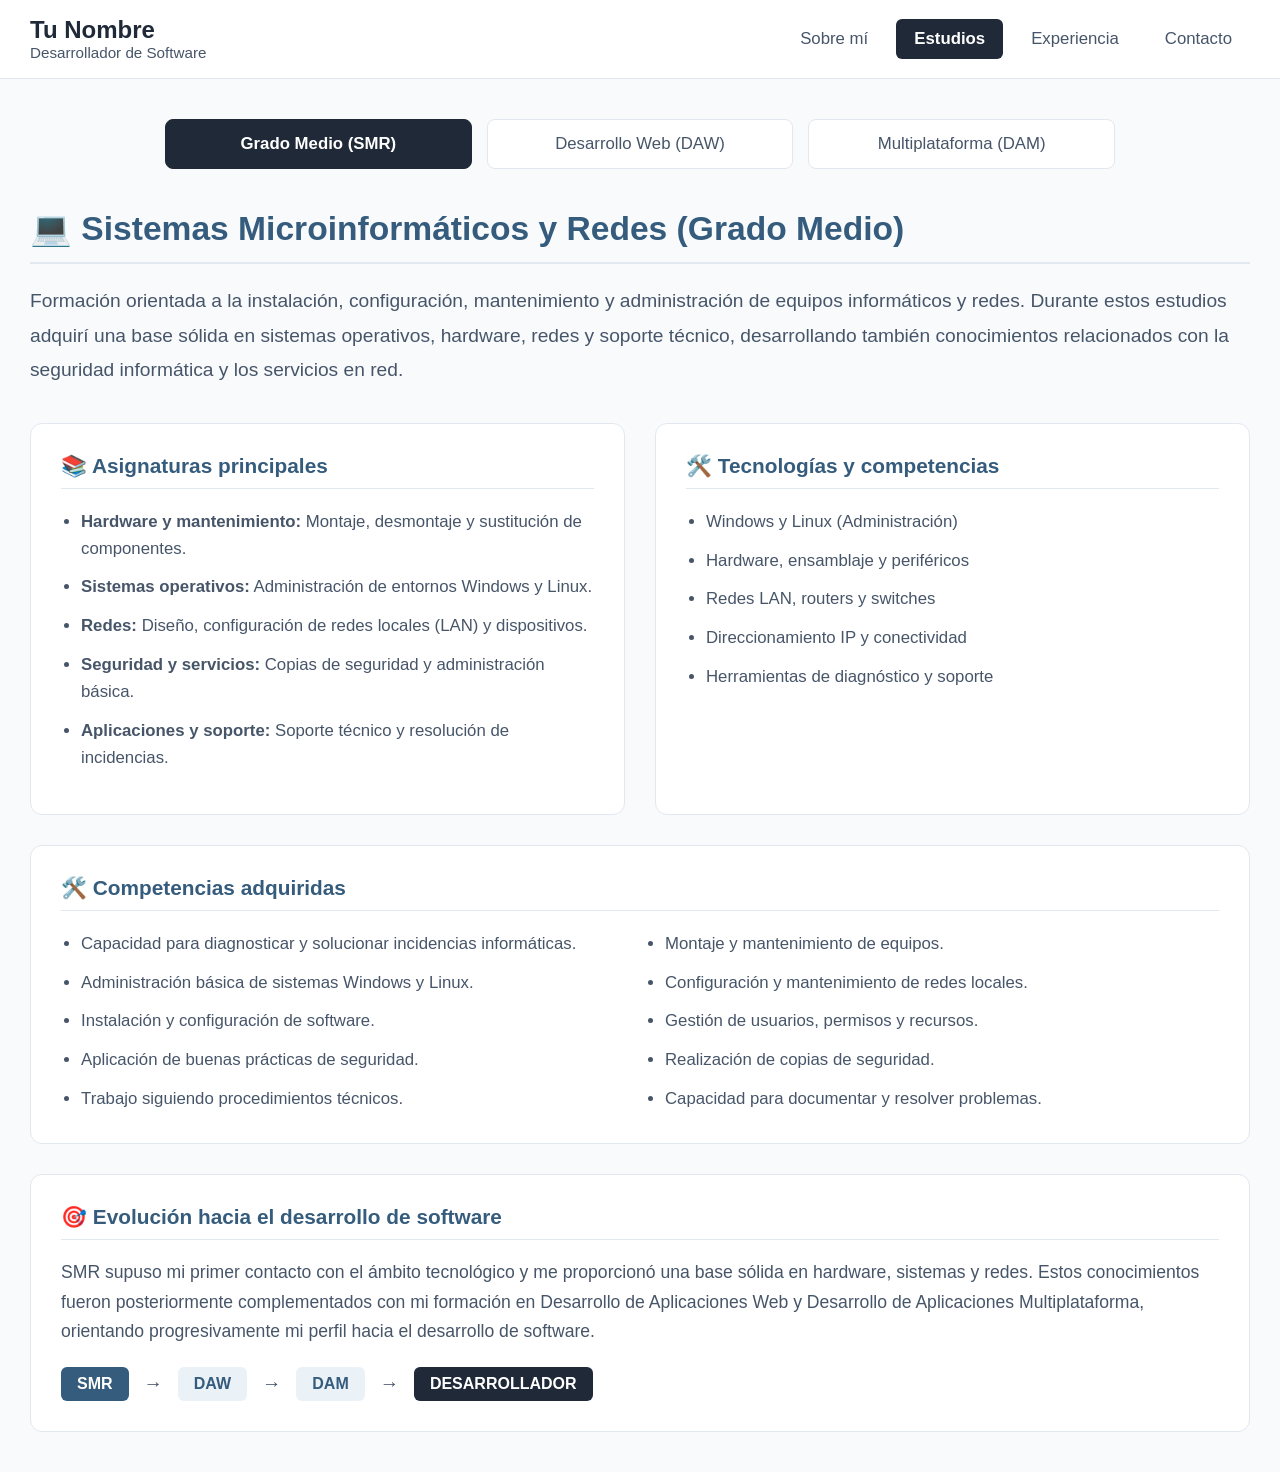
<file: estudios.html>
<!-- estudios.html -->
<!DOCTYPE html>
<html lang="es">
<head>
    <meta charset="UTF-8">
    <meta name="viewport" content="width=device-width, initial-scale=1.0">
    <title>Tu Nombre - Estudios</title>
    <link rel="stylesheet" href="css/global.css">
    <link rel="stylesheet" href="css/estudios.css">
</head>
<body>
    <header class="top-header">
        <div class="header-inner">
            <div class="brand">
                <h1>Tu Nombre</h1>
                <span class="tagline">Desarrollador de Software</span>
            </div>
            <nav class="nav-links">
                <a href="index.html" class="nav-btn">Sobre mí</a>
                <a href="estudios.html" class="nav-btn active">Estudios</a>
                <a href="experiencia.html" class="nav-btn">Experiencia</a>
                <a href="contacto.html" class="nav-btn">Contacto</a>
            </nav>
        </div>
    </header>

    <main class="main-content">
        <div class="studies-container">
            <div class="study-tabs">
                <button class="study-tab active" data-target="smr">Grado Medio (SMR)</button>
                <button class="study-tab" data-target="daw">Desarrollo Web (DAW)</button>
                <button class="study-tab" data-target="dam">Multiplataforma (DAM)</button>
            </div>

            <div class="study-content">
                <!-- SMR -->
                <div id="smr" class="study-pane active">
                    <h2>💻 Sistemas Microinformáticos y Redes (Grado Medio)</h2>
                    <p class="study-desc">Formación orientada a la instalación, configuración, mantenimiento y administración de equipos informáticos y redes. Durante estos estudios adquirí una base sólida en sistemas operativos, hardware, redes y soporte técnico, desarrollando también conocimientos relacionados con la seguridad informática y los servicios en red.</p>
                    
                    <div class="study-grid-top">
                        <div class="study-column">
                            <h3>📚 Asignaturas principales</h3>
                            <ul>
                                <li><strong>Hardware y mantenimiento:</strong> Montaje, desmontaje y sustitución de componentes.</li>
                                <li><strong>Sistemas operativos:</strong> Administración de entornos Windows y Linux.</li>
                                <li><strong>Redes:</strong> Diseño, configuración de redes locales (LAN) y dispositivos.</li>
                                <li><strong>Seguridad y servicios:</strong> Copias de seguridad y administración básica.</li>
                                <li><strong>Aplicaciones y soporte:</strong> Soporte técnico y resolución de incidencias.</li>
                            </ul>
                        </div>
                        <div class="study-column">
                            <h3>🛠️ Tecnologías y competencias</h3>
                            <ul>
                                <li>Windows y Linux (Administración)</li>
                                <li>Hardware, ensamblaje y periféricos</li>
                                <li>Redes LAN, routers y switches</li>
                                <li>Direccionamiento IP y conectividad</li>
                                <li>Herramientas de diagnóstico y soporte</li>
                            </ul>
                        </div>
                    </div>

                    <div class="study-full-card">
                        <h3>🛠️ Competencias adquiridas</h3>
                        <ul class="competencias-grid">
                            <li>Capacidad para diagnosticar y solucionar incidencias informáticas.</li>
                            <li>Montaje y mantenimiento de equipos.</li>
                            <li>Administración básica de sistemas Windows y Linux.</li>
                            <li>Configuración y mantenimiento de redes locales.</li>
                            <li>Instalación y configuración de software.</li>
                            <li>Gestión de usuarios, permisos y recursos.</li>
                            <li>Aplicación de buenas prácticas de seguridad.</li>
                            <li>Realización de copias de seguridad.</li>
                            <li>Trabajo siguiendo procedimientos técnicos.</li>
                            <li>Capacidad para documentar y resolver problemas.</li>
                        </ul>
                    </div>

                    <div class="study-evolution">
                        <h3>🎯 Evolución hacia el desarrollo de software</h3>
                        <p>SMR supuso mi primer contacto con el ámbito tecnológico y me proporcionó una base sólida en hardware, sistemas y redes. Estos conocimientos fueron posteriormente complementados con mi formación en Desarrollo de Aplicaciones Web y Desarrollo de Aplicaciones Multiplataforma, orientando progresivamente mi perfil hacia el desarrollo de software.</p>
                        <div class="evolution-path">
                            <span class="path-step highlight-main">SMR</span>
                            <span class="path-arrow">→</span>
                            <span class="path-step soft">DAW</span>
                            <span class="path-arrow">→</span>
                            <span class="path-step soft">DAM</span>
                            <span class="path-arrow">→</span>
                            <span class="path-step highlight">DESARROLLADOR</span>
                        </div>
                    </div>
                </div>

                <!-- DAW -->
                <div id="daw" class="study-pane">
                    <h2>🌐 Desarrollo de Aplicaciones Web (DAW)</h2>
                    <p class="study-desc">Grado Superior especializado en el desarrollo integral de aplicaciones y sitios web, abarcando tanto el desarrollo frontend como backend. Durante esta formación profundicé en programación, diseño de interfaces, bases de datos, desarrollo de servicios web y despliegue de aplicaciones, adquiriendo una visión completa del ciclo de desarrollo de una aplicación web.</p>
                    
                    <div class="study-grid-top">
                        <div class="study-column">
                            <h3>📚 Asignaturas y áreas principales</h3>
                            <ul>
                                <li><strong>Desarrollo web en entorno cliente:</strong> Creación de interfaces dinámicas utilizando HTML, CSS y JavaScript.</li>
                                <li><strong>Desarrollo web en entorno servidor:</strong> Programación de la lógica de negocio y gestión de aplicaciones backend.</li>
                                <li><strong>Bases de datos:</strong> Diseño, creación, consultas y gestión de bases de datos relacionales.</li>
                                <li><strong>Despliegue de aplicaciones web:</strong> Configuración de servidores y publicación de aplicaciones en diferentes entornos.</li>
                                <li><strong>Diseño de interfaces web:</strong> Creación de interfaces funcionales, responsive y orientadas a la experiencia de usuario.</li>
                                <li><strong>Programación:</strong> Desarrollo de aplicaciones utilizando diferentes lenguajes y metodologías.</li>
                                <li><strong>Servicios web:</strong> Desarrollo e integración de APIs y comunicación entre diferentes aplicaciones y servicios.</li>
                            </ul>
                        </div>
                        <div class="study-column">
                            <h3>🛠️ Tecnologías y herramientas</h3>
                            <ul>
                                <li><strong>Frontend:</strong> HTML5, CSS3, JavaScript (ES6+) y Angular.</li>
                                <li><strong>Backend:</strong> PHP, Node.js y Express.</li>
                                <li><strong>Lenguajes:</strong> Java,JavaScript, PHP y Python.</li>
                                <li><strong>Bases de datos:</strong> MySQL, PostgreSQL y MongoDB.</li>
                                <li><strong>APIs:</strong> Diseño y consumo de APIs REST.</li>
                                <li><strong>Control de versiones:</strong> Git y GitHub.</li>
                                <li><strong>Formatos de datos:</strong> JSON y XML.</li>
                                <li><strong>Herramientas:</strong> Visual Studio Code, Figma y herramientas de desarrollo web.</li>
                            </ul>
                        </div>
                    </div>

                    <div class="study-full-card">
                        <h3>🧠 Competencias adquiridas</h3>
                        <ul class="competencias-grid">
                            <li>Desarrollo completo de aplicaciones web frontend y backend.</li>
                            <li>Diseño y consumo de APIs REST.</li>
                            <li>Creación de interfaces web responsive e intuitivas.</li>
                            <li>Comunicación entre frontend, backend y bases de datos.</li>
                            <li>Programación y estructuración de aplicaciones web.</li>
                            <li>Control de versiones mediante Git y GitHub.</li>
                            <li>Implementación de lógica del lado servidor.</li>
                            <li>Pruebas, depuración y resolución de errores.</li>
                            <li>Diseño y gestión de bases de datos.</li>
                            <li>Adaptación de interfaces a diferentes dispositivos.</li>
                            <li>Integración de diferentes tecnologías dentro de una misma aplicación.</li>
                            <li>Capacidad para analizar problemas y desarrollar soluciones.</li>
                        </ul>
                    </div>

                    <div class="study-full-card">
                        <h3>🚀 Aplicación de conocimientos en proyectos</h3>
                        <p class="study-desc" style="margin-bottom: 20px; font-size: 1.05rem;">Durante mi formación en DAW pude aplicar los conocimientos adquiridos mediante diferentes proyectos de desarrollo web, trabajando con interfaces de usuario, lógica de aplicación, bases de datos y servicios web. Estos proyectos me permitieron comprender cómo se estructura una aplicación completa y cómo se conectan sus diferentes componentes, desde la interfaz con la que interactúa el usuario hasta la gestión de los datos y los servicios backend.</p>
                        
                        <div class="project-flow">
                            <div class="flow-step">💻 Interfaz web</div>
                            <div class="flow-arrow">↓</div>
                            <div class="flow-step">⚙️ Lógica de aplicación</div>
                            <div class="flow-arrow">↓</div>
                            <div class="flow-step">🌐 API / Backend</div>
                            <div class="flow-arrow">↓</div>
                            <div class="flow-step">🗄️ Base de datos</div>
                            <div class="flow-arrow">↓</div>
                            <div class="flow-step">☁️ Servicios externos</div>
                        </div>
                    </div>

                    <div class="study-full-card">
                        <h3>💻 Proyectos desarrollados durante DAW</h3>
                        <div class="projects-grid">
                            <div class="project-card">
                                <h4>🌐 Aplicación web</h4>
                                <p>Desarrollo de aplicaciones web trabajando tanto la parte visual como la lógica de aplicación y la gestión de información.</p>
                            </div>
                            <div class="project-card">
                                <h4>🗄️ Aplicaciones con bases de datos</h4>
                                <p>Creación de aplicaciones conectadas a bases de datos para almacenar, consultar y gestionar información de forma estructurada.</p>
                            </div>
                            <div class="project-card">
                                <h4>🔗 Integración de servicios</h4>
                                <p>Desarrollo y consumo de servicios web y APIs para conectar diferentes componentes y facilitar el intercambio de información entre aplicaciones.</p>
                            </div>
                        </div>
                    </div>

                    <div class="study-evolution">
                        <h3>🎯 Consolidación del desarrollo web</h3>
                        <p>DAW supuso mi entrada en profundidad al desarrollo de software, permitiéndome consolidar conocimientos de programación, bases de datos y desarrollo de aplicaciones web. Esta formación me proporcionó una base sólida tanto en frontend como en backend y me permitió continuar evolucionando posteriormente hacia el desarrollo de aplicaciones multiplataforma con DAM.</p>
                        <div class="evolution-path">
                            <span class="path-step soft">SMR</span>
                            <span class="path-arrow">→</span>
                            <span class="path-step highlight-main">DAW</span>
                            <span class="path-arrow">→</span>
                            <span class="path-step soft">DAM</span>
                            <span class="path-arrow">→</span>
                            <span class="path-step highlight">DESARROLLADOR</span>
                        </div>
                    </div>
                </div>

                <!-- DAM -->
                <div id="dam" class="study-pane">
                    <h2>📱 Desarrollo de Aplicaciones Multiplataforma (DAM)</h2>
                    <p class="study-desc">Formación de Grado Superior orientada al diseño, desarrollo y mantenimiento de aplicaciones multiplataforma. Durante estos estudios profundicé en programación orientada a objetos, desarrollo de aplicaciones móviles, acceso a bases de datos, servicios backend, APIs y herramientas de desarrollo, adquiriendo una visión global del ciclo de desarrollo de software.</p>
                    
                    <div class="study-grid-top">
                        <div class="study-column">
                            <h3>📚 Asignaturas y áreas principales</h3>
                            <ul>
                                <li><strong>Programación:</strong> Desarrollo de aplicaciones mediante programación orientada a objetos, estructuras de datos y resolución de problemas.</li>
                                <li><strong>Bases de datos:</strong> Diseño, creación y gestión de bases de datos relacionales y NoSQL.</li>
                                <li><strong>Acceso a datos:</strong> Persistencia de información, conexión con bases de datos, ficheros y diferentes fuentes.</li>
                                <li><strong>Desarrollo de interfaces:</strong> Diseño y creación de interfaces gráficas para aplicaciones de escritorio y móviles.</li>
                                <li><strong>Programación multimedia y dispositivos móviles:</strong> Desarrollo adaptado a dispositivos móviles y diferentes plataformas.</li>
                                <li><strong>Servicios y procesos:</strong> Comunicación entre aplicaciones, servicios backend e integración de componentes.</li>
                                <li><strong>Sistemas empresariales:</strong> Introducción a herramientas y soluciones orientadas a entornos corporativos.</li>
                            </ul>
                        </div>
                        <div class="study-column">
                            <h3>🛠️ Tecnologías y herramientas</h3>
                            <ul>
                                <li><strong>Lenguajes:</strong> Java, Kotlin, C#, Dart, JavaScript, PHP</li>
                                <li><strong>Desarrollo móvil:</strong> Android Studio, Kotlin, Ionic, Flutter/FlutterFlow</li>
                                <li><strong>Backend:</strong> Node.js, APIs REST</li>
                                <li><strong>Bases de datos:</strong> PostgreSQL, MySQL, MongoDB, Firebase</li>
                                <li><strong>Control de versiones:</strong> Git, GitHub</li>
                                <li><strong>Formatos:</strong> JSON, XML</li>
                                <li><strong>Entornos:</strong> Android Studio, IntelliJ IDEA, Visual Studio Code</li>
                                <li><strong>Herramientas:</strong> Figma, ClickUp, Heroku, Google Cloud</li>
                            </ul>
                        </div>
                    </div>

                    <div class="study-full-card">
                        <h3>🧠 Competencias adquiridas</h3>
                        <ul class="competencias-grid">
                            <li>Diseño y desarrollo de aplicaciones multiplataforma.</li>
                            <li>Programación orientada a objetos.</li>
                            <li>Desarrollo de aplicaciones móviles nativas.</li>
                            <li>Diseño y consumo de APIs REST.</li>
                            <li>Integración entre aplicaciones y servicios backend.</li>
                            <li>Diseño, gestión y optimización de bases de datos.</li>
                            <li>Trabajo con bases de datos relacionales y NoSQL.</li>
                            <li>Desarrollo de interfaces gráficas para diferentes dispositivos.</li>
                            <li>Control de versiones mediante Git y GitHub.</li>
                            <li>Pruebas, depuración y resolución de errores.</li>
                            <li>Aplicación de patrones y buenas prácticas de programación.</li>
                            <li>Capacidad para analizar problemas y desarrollar soluciones software.</li>
                        </ul>
                    </div>

                    <div class="study-full-card">
                        <h3>🚀 Aplicación de conocimientos en proyectos reales</h3>
                        <p class="study-desc" style="margin-bottom: 20px; font-size: 1.05rem;">Durante mi formación en DAM pude aplicar los conocimientos adquiridos en diferentes proyectos de desarrollo, trabajando con aplicaciones móviles, bases de datos, servicios backend y APIs. Estos proyectos me permitieron comprender cómo se conectan las diferentes partes de una aplicación, desde la interfaz de usuario hasta la lógica de negocio, el almacenamiento de datos y los servicios externos.</p>
                        
                        <div class="project-flow">
                            <div class="flow-step">📱 Aplicación móvil</div>
                            <div class="flow-arrow">↓</div>
                            <div class="flow-step">⚙️ Lógica de negocio</div>
                            <div class="flow-arrow">↓</div>
                            <div class="flow-step">🌐 API REST</div>
                            <div class="flow-arrow">↓</div>
                            <div class="flow-step">🗄️ Base de datos</div>
                            <div class="flow-arrow">↓</div>
                            <div class="flow-step">☁️ Servicios externos</div>
                        </div>
                    </div>

                    <div class="study-full-card">
                        <h3>💻 Proyectos desarrollados durante DAM</h3>
                        <div class="projects-grid">
                            <div class="project-card">
                                <h4>📱 Aplicación móvil Android</h4>
                                <p>Desarrollo de una aplicación Android utilizando Kotlin, trabajando en el diseño de interfaces, gestión de usuarios, persistencia de datos y comunicación con servicios backend mediante APIs REST.</p>
                            </div>
                            <div class="project-card">
                                <h4>🌐 API REST</h4>
                                <p>Diseño y desarrollo de servicios backend con Node.js para gestionar datos, operaciones de la aplicación y comunicación entre el cliente móvil y la base de datos.</p>
                            </div>
                            <div class="project-card">
                                <h4>🎮 Proyecto multiplataforma</h4>
                                <p>Desarrollo de una aplicación completa integrando interfaz, lógica de negocio, gestión de datos, servicios externos y funcionalidades de interacción entre usuarios.</p>
                            </div>
                        </div>
                    </div>

                    <div class="study-full-card">
                        <h3>🚀 Preparación para el entorno profesional</h3>
                        <p class="study-desc" style="margin-bottom: 15px; font-size: 1.05rem;">La formación en DAM me permitió consolidar los conocimientos adquiridos previamente en sistemas y desarrollo web, aplicándolos al desarrollo de aplicaciones completas. Durante esta etapa trabajé con diferentes lenguajes, bases de datos, APIs y entornos de desarrollo, aprendiendo a abordar un proyecto desde su planificación y diseño hasta su implementación y puesta en funcionamiento.</p>
                        <p class="study-desc" style="margin-bottom: 0; font-size: 1.05rem;">Además de los conocimientos técnicos, desarrollé una mayor capacidad para analizar problemas, buscar soluciones, trabajar de forma organizada y adaptarme a nuevas tecnologías y herramientas.</p>
                    </div>

                    <div class="study-evolution">
                        <h3>🎯 Consolidación como desarrollador</h3>
                        <p>DAM supuso la consolidación de mi perfil como desarrollador de software, permitiéndome pasar de los conocimientos adquiridos en sistemas y desarrollo web a la creación de aplicaciones completas. Durante esta etapa profundicé especialmente en programación, desarrollo móvil, bases de datos, APIs y arquitectura de aplicaciones, adquiriendo una visión más completa del proceso de desarrollo.</p>
                        <div class="evolution-path">
                            <span class="path-step soft">SMR</span>
                            <span class="path-arrow">→</span>
                            <span class="path-step soft">DAW</span>
                            <span class="path-arrow">→</span>
                            <span class="path-step highlight-main">DAM</span>
                            <span class="path-arrow">→</span>
                            <span class="path-step highlight">DESARROLLADOR</span>
                        </div>
                    </div>
                </div>
            </div>
        </div>
    </main>

    <script src="js/global.js"></script>
    <script src="js/estudios.js"></script>
</body>
</html>
</file>
<file: css/global.css>
/* css/global.css */

html, body {
    overflow-y: scroll;
}


:root {
    --bg-main: #F8FAFC;
    --bg-card: #FFFFFF;
    --text-primary: #1F2937;
    --text-secondary: #475569;
    --accent-color: #355C7D;
    --accent-soft: #EAF1F7;
    --border-color: #E2E8F0;
    --hover-color: #F1F5F9;
}

body {
    font-family: -apple-system, BlinkMacSystemFont, "Segoe UI", Roboto, Helvetica, Arial, sans-serif;
    background-color: var(--bg-main);
    color: var(--text-primary);
    margin: 0;
    padding: 0;
    display: flex;
    flex-direction: column;
    min-height: 100vh;
}

.top-header {
    width: 100%;
    border-bottom: 1px solid var(--border-color);
    background-color: var(--bg-card);
    position: sticky;
    top: 0;
    z-index: 100;
    box-sizing: border-box;
}

.header-inner {
    width: 100%;
    max-width: 1650px;
    box-sizing: border-box;
    margin: 0 auto;
    padding: 16px 30px;
    display: flex;
    flex-direction: column;
    align-items: center;
    gap: 12px;
}

@media (min-width: 768px) {
    .header-inner {
        flex-direction: row;
        justify-content: space-between;
        align-items: center;
        padding: 16px 30px;
    }
}

.brand h1 {
    font-size: 1.5rem;
    font-weight: 700;
    margin: 0;
    color: var(--text-primary);
}

.brand .tagline {
    font-size: 0.95rem;
    color: var(--text-secondary);
}

.nav-links {
    display: flex;
    gap: 10px;
    flex-wrap: wrap;
    justify-content: center;
}

.nav-btn {
    text-decoration: none;
    background: transparent;
    border: none;
    color: var(--text-secondary);
    padding: 10px 18px;
    border-radius: 6px;
    font-size: 1.05rem;
    font-weight: 500;
    transition: all 0.2s ease;
}

.nav-btn:hover {
    color: var(--text-primary);
    background-color: var(--hover-color);
}

.nav-btn.active {
    color: #ffffff;
    background-color: var(--text-primary);
    font-weight: 600;
}

a {
    color: var(--accent-color);
    text-decoration: none;
}

a:hover {
    text-decoration: underline;
}
</file>
<file: css/estudios.css>
/* css/estudios.css */
.main-content {
    max-width: 1650px;
    margin: 40px auto;
    padding: 0 30px;
    width: 100%;
    box-sizing: border-box;
}

.studies-container {
    display: flex;
    flex-direction: column;
    gap: 40px;
    align-items: flex-start;
    width: 100%;
}

.study-tabs {
    display: flex;
    gap: 15px;
    justify-content: center;
    width: 100%;
    max-width: 950px;
    margin: 0 auto;
}

.study-tab {
    flex: 1;
    min-width: 0;
    text-align: center;
    background-color: var(--bg-card);
    border: 1px solid var(--border-color);
    color: var(--text-secondary);
    padding: 14px 20px;
    border-radius: 8px;
    font-size: 1.05rem;
    font-weight: 500;
    cursor: pointer;
    transition: all 0.25s ease;
    box-sizing: border-box;
    white-space: nowrap;
    overflow: hidden;
    text-overflow: ellipsis;
}

.study-tab:hover {
    background-color: var(--hover-color);
    color: var(--text-primary);
}

.study-tab.active {
    background-color: var(--text-primary);
    color: #ffffff;
    border-color: var(--text-primary);
    font-weight: 600;
}

.study-content {
    background-color: transparent;
    border: none;
    padding: 0;
    box-shadow: none;
    width: 100%;
    text-align: left;
}

.study-pane {
    display: none;
    animation: fadeIn 0.3s ease-in-out;
    width: 100%;
    box-sizing: border-box;
}

.study-pane.active {
    display: block;
}

.study-pane h2 {
    font-size: 2.1rem;
    margin-top: 0;
    color: var(--accent-color);
    margin-bottom: 20px;
    font-weight: 700;
    border-bottom: 2px solid var(--border-color);
    padding-bottom: 14px;
    width: 100%;
    text-align: left;
}

.study-desc {
    font-size: 1.2rem;
    color: var(--text-secondary);
    line-height: 1.8;
    margin-bottom: 35px;
    width: 100%;
    max-width: none;
    text-align: left;
    box-sizing: border-box;
}

.study-grid-top {
    display: grid;
    grid-template-columns: 1fr 1fr;
    gap: 30px;
    width: 100%;
    margin-bottom: 30px;
    box-sizing: border-box;
}

.study-column {
    background-color: var(--bg-card);
    border: 1px solid var(--border-color);
    padding: 30px;
    border-radius: 12px;
    box-sizing: border-box;
    width: 100%;
    transition: all 0.2s ease;
}

.study-column:hover,
.study-full-card:hover,
.study-evolution:hover,
.project-card:hover {
    border-color: #CBD5E1;
    box-shadow: 0 4px 12px rgba(15, 23, 42, 0.05);
    transform: translateY(-2px);
}

.study-column h3 {
    font-size: 1.3rem;
    color: var(--accent-color);
    margin-top: 0;
    margin-bottom: 20px;
    font-weight: 600;
    text-align: left;
    border-bottom: 1px solid var(--border-color);
    padding-bottom: 10px;
}

.study-column ul {
    padding-left: 20px;
    color: var(--text-secondary);
    margin: 0;
    text-align: left;
}

.study-column li {
    margin-bottom: 12px;
    font-size: 1.05rem;
    line-height: 1.6;
    text-align: left;
}

.study-full-card {
    background-color: var(--bg-card);
    border: 1px solid var(--border-color);
    padding: 30px;
    border-radius: 12px;
    box-sizing: border-box;
    width: 100%;
    margin-bottom: 30px;
    transition: all 0.2s ease;
}

.study-full-card h3 {
    font-size: 1.3rem;
    color: var(--accent-color);
    margin-top: 0;
    margin-bottom: 20px;
    font-weight: 600;
    border-bottom: 1px solid var(--border-color);
    padding-bottom: 10px;
}

.competencias-grid {
    display: grid;
    grid-template-columns: 1fr 1fr;
    gap: 12px 30px;
    padding-left: 20px;
    color: var(--text-secondary);
    margin: 0;
    box-sizing: border-box;
}

.competencias-grid li {
    font-size: 1.05rem;
    line-height: 1.6;
}

.project-flow {
    display: flex;
    flex-direction: column;
    gap: 8px;
    align-items: center;
    margin-top: 15px;
}

.flow-step {
    background-color: var(--accent-soft);
    border: 1px solid var(--border-color);
    color: var(--accent-color);
    padding: 10px 24px;
    border-radius: 8px;
    font-weight: 600;
    font-size: 1.05rem;
    width: 100%;
    max-width: 380px;
    text-align: center;
    box-sizing: border-box;
}

.flow-arrow {
    color: var(--accent-color);
    font-weight: bold;
    font-size: 1.2rem;
    line-height: 1;
}

.projects-grid {
    display: grid;
    grid-template-columns: repeat(auto-fit, minmax(280px, 1fr));
    gap: 20px;
    margin-top: 15px;
}

.project-card {
    background-color: var(--bg-main);
    border: 1px solid var(--border-color);
    padding: 20px;
    border-radius: 10px;
    transition: all 0.2s ease;
    box-sizing: border-box;
}

.project-card h4 {
    margin-top: 0;
    color: var(--accent-color);
    font-size: 1.15rem;
    margin-bottom: 10px;
    font-weight: 600;
}

.project-card p {
    margin: 0;
    font-size: 0.98rem;
    color: var(--text-secondary);
    line-height: 1.6;
}

.study-evolution {
    background-color: var(--bg-card);
    border: 1px solid var(--border-color);
    padding: 30px;
    border-radius: 12px;
    box-sizing: border-box;
    width: 100%;
    transition: all 0.2s ease;
}

.study-evolution h3 {
    font-size: 1.3rem;
    color: var(--accent-color);
    margin-top: 0;
    margin-bottom: 15px;
    font-weight: 600;
    border-bottom: 1px solid var(--border-color);
    padding-bottom: 10px;
}

.study-evolution p {
    font-size: 1.1rem;
    color: var(--text-secondary);
    line-height: 1.7;
    margin-bottom: 20px;
}

.evolution-path {
    display: flex;
    align-items: center;
    gap: 15px;
    flex-wrap: wrap;
}

.path-step {
    padding: 8px 16px;
    border-radius: 6px;
    font-weight: 600;
    font-size: 1rem;
}

.path-step.soft {
    background-color: var(--accent-soft);
    color: var(--accent-color);
}

.path-step.highlight-main {
    background-color: var(--accent-color);
    color: #ffffff;
}

.path-step.highlight {
    background-color: var(--text-primary);
    color: #ffffff;
}

.path-arrow {
    color: var(--text-secondary);
    font-weight: bold;
    font-size: 1.2rem;
}

@keyframes fadeIn {
    from { opacity: 0; transform: translateY(6px); }
    to { opacity: 1; transform: translateY(0); }
}

@media (max-width: 900px) {
    .study-grid-top,
    .competencias-grid {
        grid-template-columns: 1fr;
    }
}

@media (max-width: 768px) {
    .study-tabs {
        flex-direction: column;
        max-width: 100%;
    }
    .main-content {
        padding: 0 20px;
    }
}
</file>
